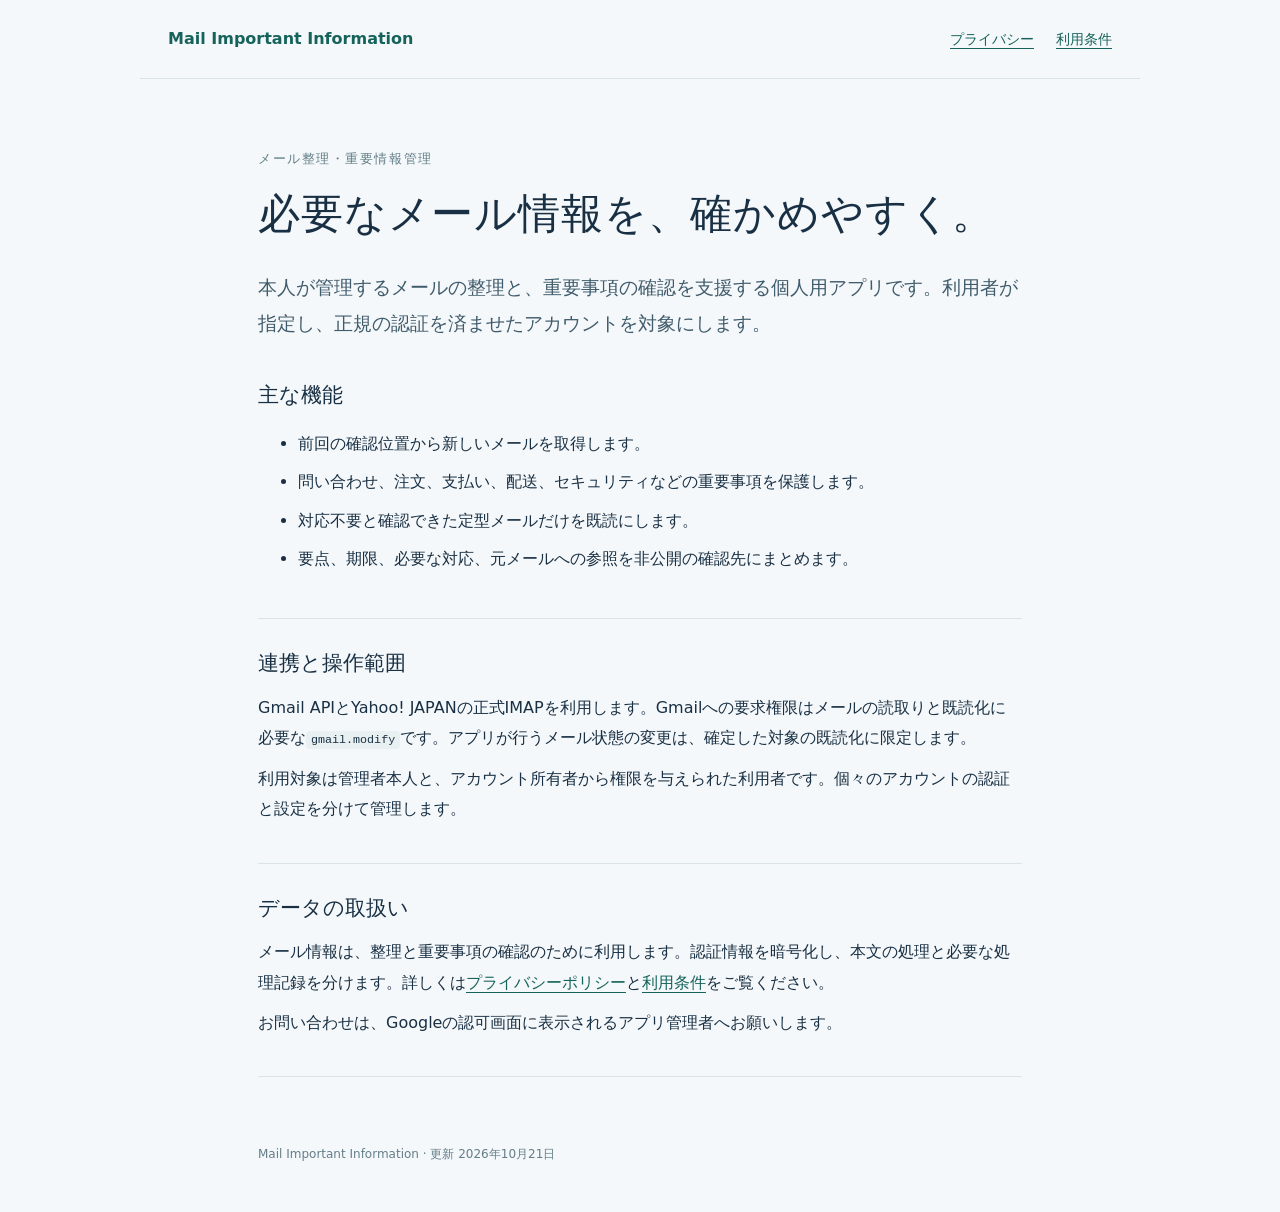
<file: index.html>
<!doctype html>
<html lang="ja"><head><meta charset="utf-8"><meta name="google-site-verification" content="cQ5wx7WLLuIJ8EclrMxGp7AzhGy2304HK0Nun6SPc5o" /><meta name="viewport" content="width=device-width, initial-scale=1"><title>メール整理・重要情報管理</title><link rel="stylesheet" href="style.css"></head><body>
<header><a href="index.html">Mail Important Information</a><nav><a href="privacy.html">プライバシー</a><a href="terms.html">利用条件</a></nav></header>
<main><p class="eyebrow">メール整理・重要情報管理</p><h1>必要なメール情報を、確かめやすく。</h1><p class="lead">本人が管理するメールの整理と、重要事項の確認を支援する個人用アプリです。利用者が指定し、正規の認証を済ませたアカウントを対象にします。</p>
<section><h2>主な機能</h2><ul><li>前回の確認位置から新しいメールを取得します。</li><li>問い合わせ、注文、支払い、配送、セキュリティなどの重要事項を保護します。</li><li>対応不要と確認できた定型メールだけを既読にします。</li><li>要点、期限、必要な対応、元メールへの参照を非公開の確認先にまとめます。</li></ul></section>
<section><h2>連携と操作範囲</h2><p>Gmail APIとYahoo! JAPANの正式IMAPを利用します。Gmailへの要求権限はメールの読取りと既読化に必要な<code>gmail.modify</code>です。アプリが行うメール状態の変更は、確定した対象の既読化に限定します。</p><p>利用対象は管理者本人と、アカウント所有者から権限を与えられた利用者です。個々のアカウントの認証と設定を分けて管理します。</p></section>
<section><h2>データの取扱い</h2><p>メール情報は、整理と重要事項の確認のために利用します。認証情報を暗号化し、本文の処理と必要な処理記録を分けます。詳しくは<a href="privacy.html">プライバシーポリシー</a>と<a href="terms.html">利用条件</a>をご覧ください。</p><p>お問い合わせは、Googleの認可画面に表示されるアプリ管理者へお願いします。</p></section></main><footer>Mail Important Information · 更新 2026年10月21日</footer></body></html>
</file>
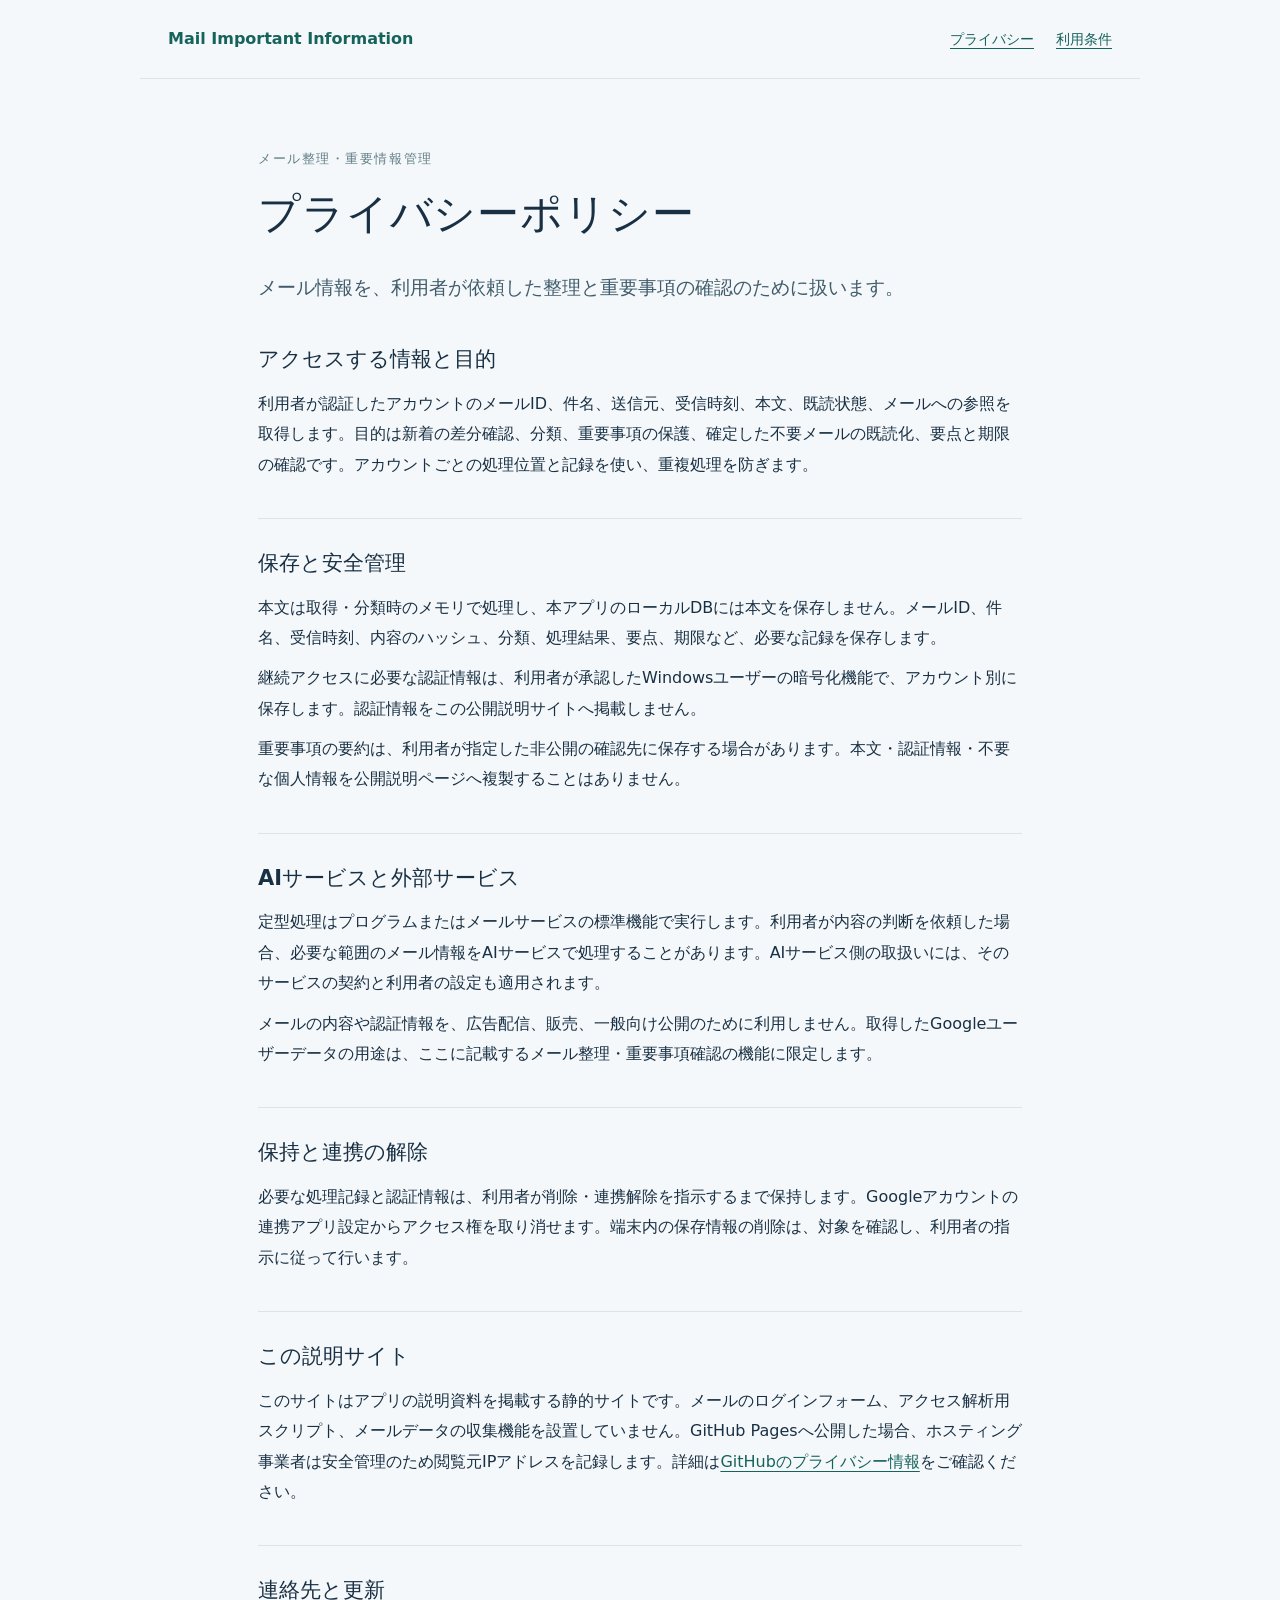
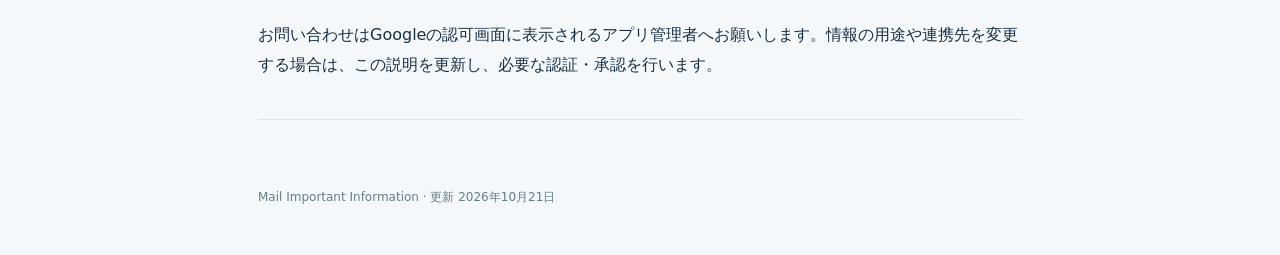
<file: privacy.html>
<!doctype html>
<html lang="ja"><meta charset="utf-8"><meta name="viewport" content="width=device-width, initial-scale=1"><title>プライバシーポリシー｜Mail Important Information</title><link rel="stylesheet" href="style.css">
<header><a href="index.html">Mail Important Information</a><nav><a href="privacy.html" aria-current="page">プライバシー</a><a href="terms.html">利用条件</a></nav></header>
<main><p class="eyebrow">メール整理・重要情報管理</p><h1>プライバシーポリシー</h1><p class="lead">メール情報を、利用者が依頼した整理と重要事項の確認のために扱います。</p>
<section><h2>アクセスする情報と目的</h2><p>利用者が認証したアカウントのメールID、件名、送信元、受信時刻、本文、既読状態、メールへの参照を取得します。目的は新着の差分確認、分類、重要事項の保護、確定した不要メールの既読化、要点と期限の確認です。アカウントごとの処理位置と記録を使い、重複処理を防ぎます。</p></section>
<section><h2>保存と安全管理</h2><p>本文は取得・分類時のメモリで処理し、本アプリのローカルDBには本文を保存しません。メールID、件名、受信時刻、内容のハッシュ、分類、処理結果、要点、期限など、必要な記録を保存します。</p><p>継続アクセスに必要な認証情報は、利用者が承認したWindowsユーザーの暗号化機能で、アカウント別に保存します。認証情報をこの公開説明サイトへ掲載しません。</p><p>重要事項の要約は、利用者が指定した非公開の確認先に保存する場合があります。本文・認証情報・不要な個人情報を公開説明ページへ複製することはありません。</p></section>
<section><h2>AIサービスと外部サービス</h2><p>定型処理はプログラムまたはメールサービスの標準機能で実行します。利用者が内容の判断を依頼した場合、必要な範囲のメール情報をAIサービスで処理することがあります。AIサービス側の取扱いには、そのサービスの契約と利用者の設定も適用されます。</p><p>メールの内容や認証情報を、広告配信、販売、一般向け公開のために利用しません。取得したGoogleユーザーデータの用途は、ここに記載するメール整理・重要事項確認の機能に限定します。</p></section>
<section><h2>保持と連携の解除</h2><p>必要な処理記録と認証情報は、利用者が削除・連携解除を指示するまで保持します。Googleアカウントの連携アプリ設定からアクセス権を取り消せます。端末内の保存情報の削除は、対象を確認し、利用者の指示に従って行います。</p></section>
<section><h2>この説明サイト</h2><p>このサイトはアプリの説明資料を掲載する静的サイトです。メールのログインフォーム、アクセス解析用スクリプト、メールデータの収集機能を設置していません。GitHub Pagesへ公開した場合、ホスティング事業者は安全管理のため閲覧元IPアドレスを記録します。詳細は<a href="https://docs.github.com/en/site-policy/privacy-policies/github-general-privacy-statement">GitHubのプライバシー情報</a>をご確認ください。</p></section>
<section><h2>連絡先と更新</h2><p>お問い合わせはGoogleの認可画面に表示されるアプリ管理者へお願いします。情報の用途や連携先を変更する場合は、この説明を更新し、必要な認証・承認を行います。</p></section></main><footer>Mail Important Information · 更新 2026年10月21日</footer></html>
</file>
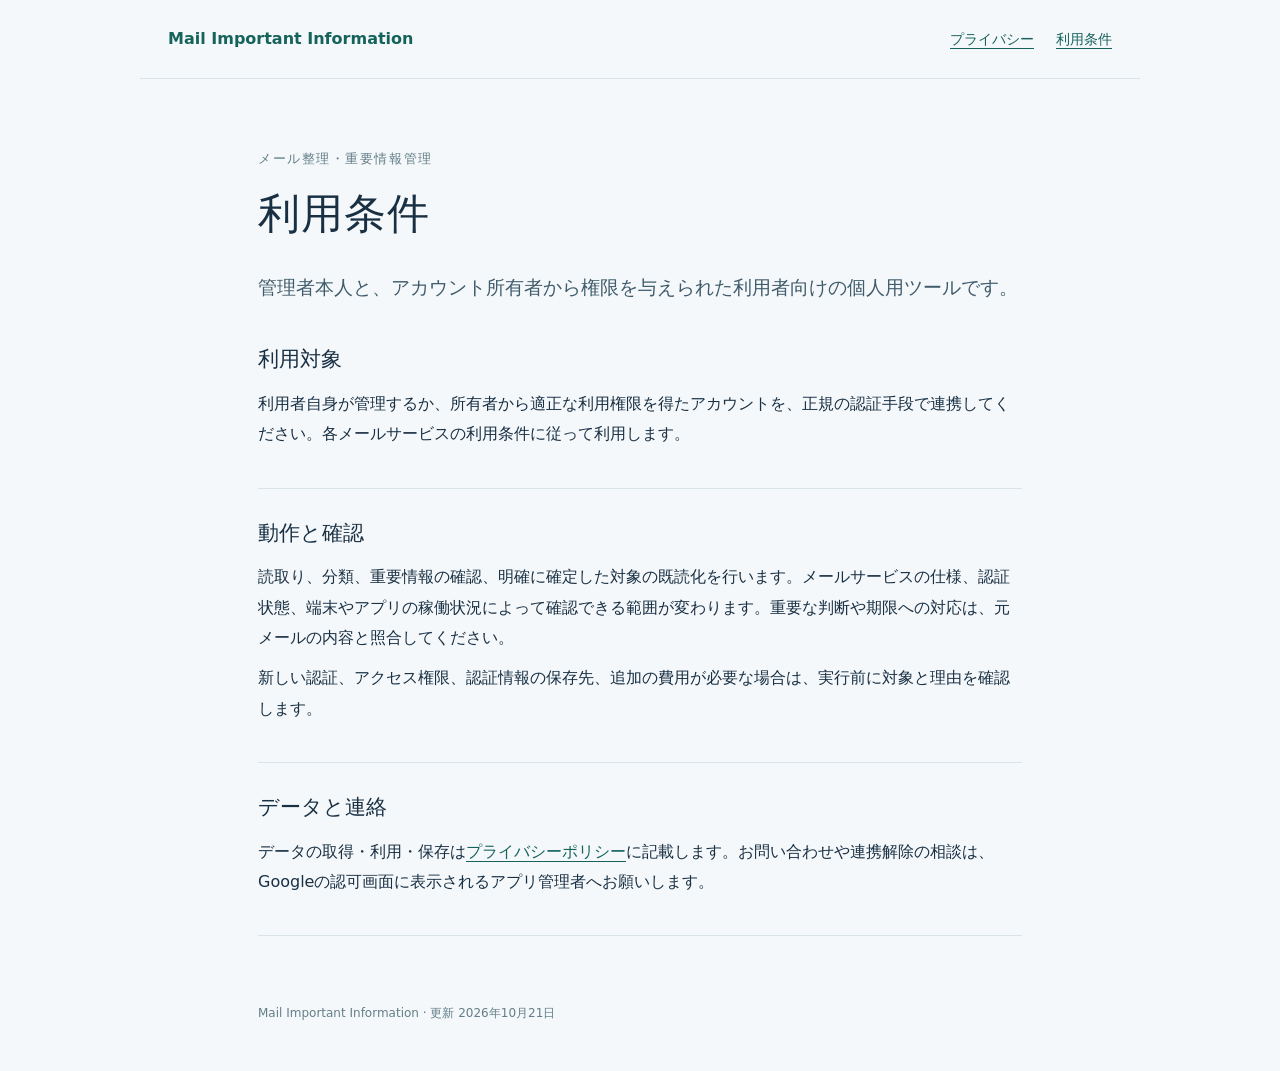
<file: terms.html>
<!doctype html>
<html lang="ja"><meta charset="utf-8"><meta name="viewport" content="width=device-width, initial-scale=1"><title>利用条件｜Mail Important Information</title><link rel="stylesheet" href="style.css">
<header><a href="index.html">Mail Important Information</a><nav><a href="privacy.html">プライバシー</a><a href="terms.html" aria-current="page">利用条件</a></nav></header>
<main><p class="eyebrow">メール整理・重要情報管理</p><h1>利用条件</h1><p class="lead">管理者本人と、アカウント所有者から権限を与えられた利用者向けの個人用ツールです。</p>
<section><h2>利用対象</h2><p>利用者自身が管理するか、所有者から適正な利用権限を得たアカウントを、正規の認証手段で連携してください。各メールサービスの利用条件に従って利用します。</p></section>
<section><h2>動作と確認</h2><p>読取り、分類、重要情報の確認、明確に確定した対象の既読化を行います。メールサービスの仕様、認証状態、端末やアプリの稼働状況によって確認できる範囲が変わります。重要な判断や期限への対応は、元メールの内容と照合してください。</p><p>新しい認証、アクセス権限、認証情報の保存先、追加の費用が必要な場合は、実行前に対象と理由を確認します。</p></section>
<section><h2>データと連絡</h2><p>データの取得・利用・保存は<a href="privacy.html">プライバシーポリシー</a>に記載します。お問い合わせや連携解除の相談は、Googleの認可画面に表示されるアプリ管理者へお願いします。</p></section></main><footer>Mail Important Information · 更新 2026年10月21日</footer></html>
</file>
<file: style.css>
:root{font-family:system-ui,-apple-system,"Segoe UI",sans-serif;color:#193044;background:#f5f8fa;font-synthesis:none}*{box-sizing:border-box}body{margin:0;line-height:1.9}a{color:#16635c;text-underline-offset:4px}header{max-width:1000px;margin:auto;padding:24px 28px;display:flex;gap:24px;align-items:center;justify-content:space-between;border-bottom:1px solid #dae4e8}header>a{font-weight:700;text-decoration:none}nav{display:flex;gap:22px;font-size:14px}main{max-width:820px;margin:auto;padding:58px 28px 36px}h1{font-size:clamp(28px,5vw,42px);line-height:1.5;letter-spacing:.02em;margin:10px 0 24px}h2{font-size:21px;line-height:1.6;margin:0 0 12px}.eyebrow{font-size:13px;letter-spacing:.12em;color:#617e87}.lead{font-size:19px;color:#405c6c}section{padding:28px 0;border-bottom:1px solid #dae4e8}p{margin:10px 0}li{margin:8px 0}code{font-size:.9em;background:#e8f0f2;padding:2px 5px;border-radius:4px}footer{max-width:820px;margin:auto;padding:30px 28px 46px;font-size:12px;color:#637e89}@media(max-width:580px){header{align-items:flex-start;flex-direction:column;gap:10px}main{padding-top:30px}}
</file>
